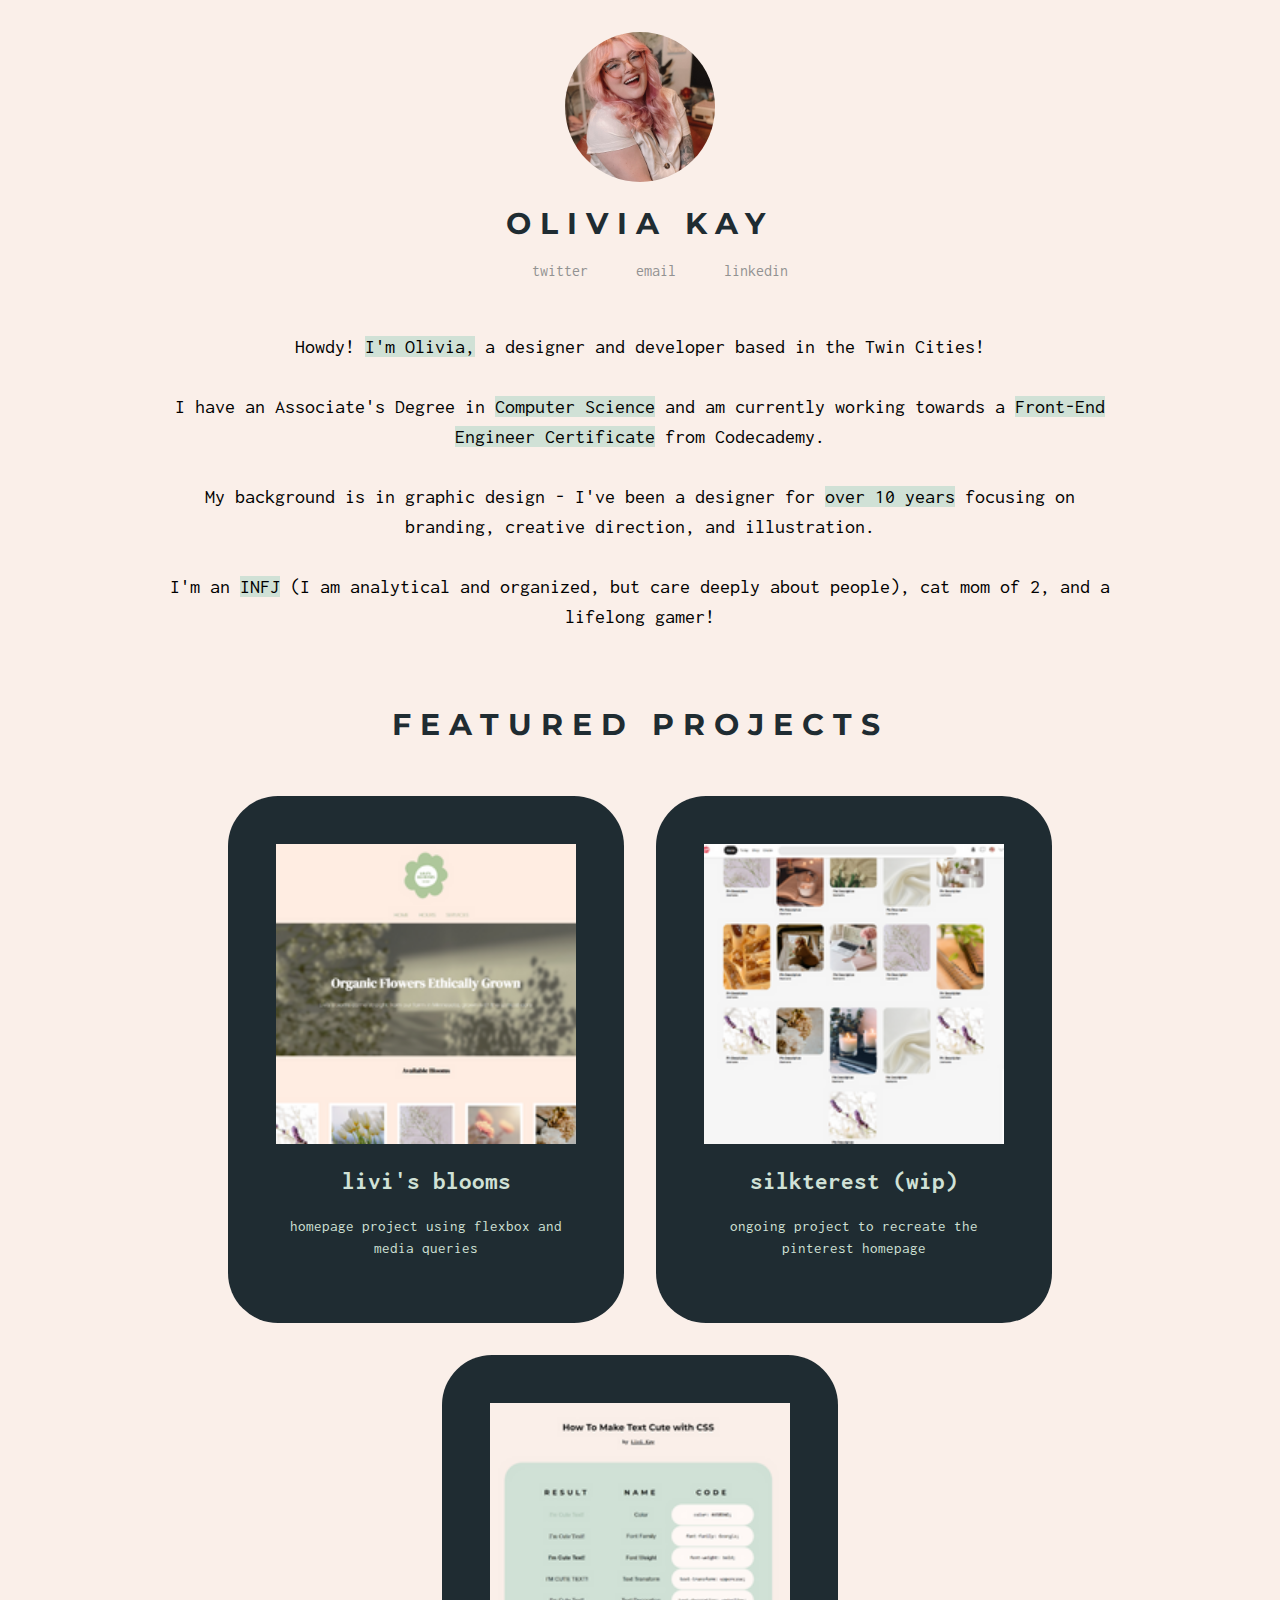
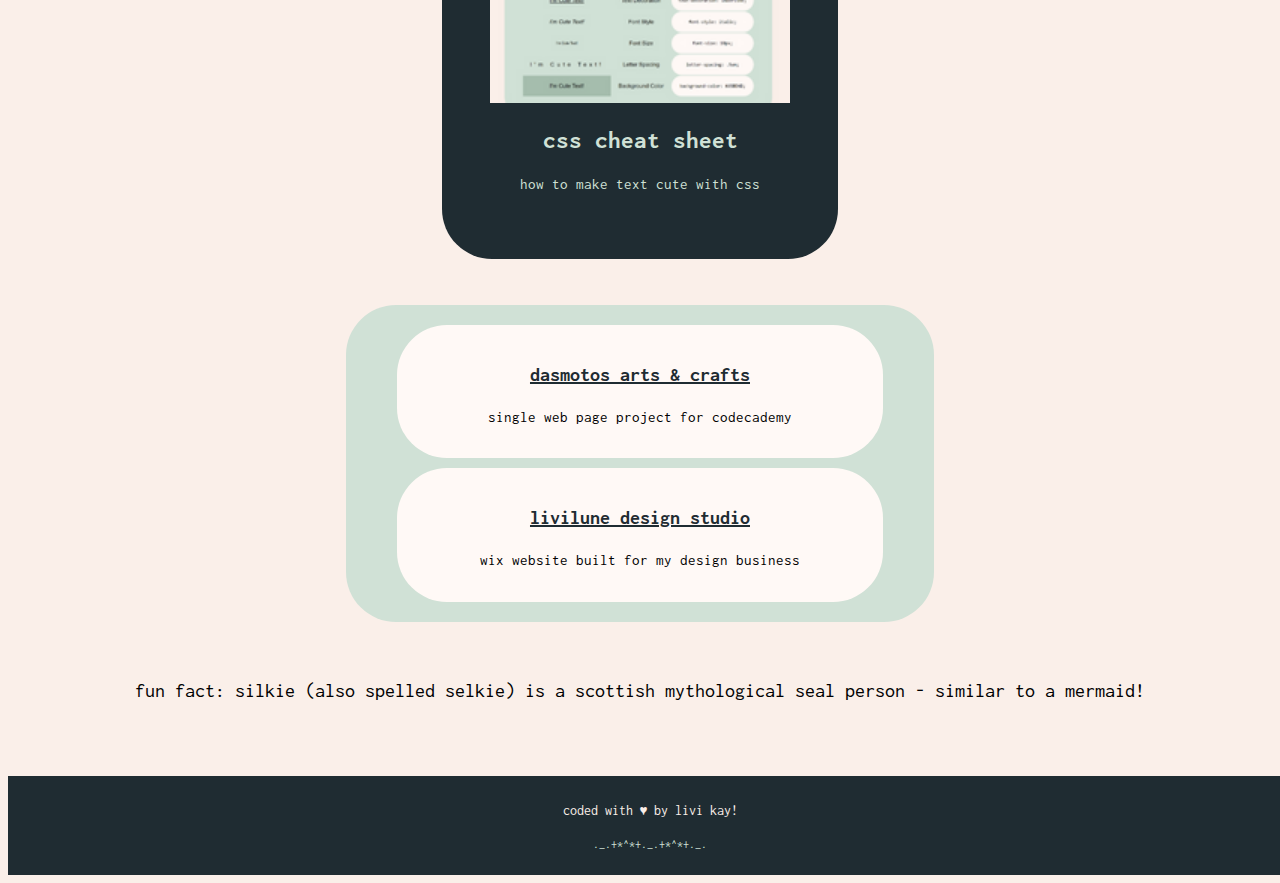
<file: index.html>
<!DOCTYPE html>
<html>
    <head>
        <title>Olivia Kay | Designer & Developer </title>
        <link href="./index.css" type="text/css" rel="stylesheet">
        <link rel="preconnect" href="https://fonts.googleapis.com">
        <link rel="preconnect" href="https://fonts.gstatic.com" crossorigin>
        <link href="https://fonts.googleapis.com/css2?family=Montserrat:wght@500;700&display=swap" rel="stylesheet">
        <link rel="preconnect" href="https://fonts.googleapis.com">
        <link rel="preconnect" href="https://fonts.gstatic.com" crossorigin>
        <link href="https://fonts.googleapis.com/css2?family=Inconsolata&display=swap" rel="stylesheet">
    </head>
    <body>
        <header>
            <img src="images/livi.jfif">
            <h1>Olivia Kay</h1>

            <!--Social Links-->

            <nav role="presentation">
                <ul>
                    <li><a href="https://twitter.com/silkieweb" target="_blank">twitter</a></li>
                    <li><a href="mailto: oliviakaydesign@gmail.com" target="_blank">email</a></li>
                    <li><a href="https://linkedin.com/in/oliviakaydesign" target="_blank">linkedin</a></li>
                </ul>
            </nav>

            <br>
        </header>

            <!--About Section-->

        <div class="aboutme">
            <p>Howdy! <span class="funtext">I'm Olivia,</span> a designer and developer based in the Twin Cities! 
               <br>
               <br>
               I have an Associate's Degree in <span class="funtext">Computer Science</span> and am currently working towards a <span class="funtext">Front-End Engineer Certificate</span> from Codecademy.
               <br>
               <br>
               My background is in graphic design - I've been a designer for <span class="funtext">over 10 years</span> focusing on branding, creative direction, and illustration.
               <br>
               <br>
               I'm an <span class="funtext">INFJ</span> (I am analytical and organized, but care deeply about people), cat mom of 2, and a lifelong gamer! 
            </p>
         </div>

        <!--Visual Projects-->
        <br>
        <br>
        <h1>Featured Projects</h1>
        <br>

        <div class="cuteprojects">

            <div class="project">
                <a href="https://silkieweb.github.io/livisblooms/" target="_blank">
                <img src="images/livisblooms.png">
                </a>
                <h2>livi's blooms</h2>
                <p>homepage project using flexbox and media queries</p>
            </div>

            <div class="project">
                <a href="https://silkieweb.github.io/silkterest/" target="_blank">
                <img src="images/silkterest.png">
                </a>
                <h2>silkterest (wip)</h2>
                <p>ongoing project to recreate the pinterest homepage</p>
            </div>

            <div class="project">
                <a href="https://silkieweb.github.io/cute-text-with-css" target="_blank">
                <img src="images/csscute.png">
                </a>
                <h2>css cheat sheet</h2>
                <p>how to make text cute with css</p>
            </div>


        </div>

        <!--Rest of Projects-->

        <div class="linklist">

            <div class="link">
                <h2><a href="https://silkieweb.github.io/dasmotos/" target="_blank">dasmotos arts & crafts</a></h2>
                <p>single web page project for codecademy</p>
            </div>

            <div class="link">
                <h2><a href="https://livilune.com" target="_blank">livilune design studio</a></h2>
                <p>wix website built for my design business</p>
            </div>


        </div>
        
        <br><br>
        <span id="funfact">
            <p>fun fact: silkie (also spelled selkie) is a scottish mythological seal person - similar to a mermaid!</p>
        </span>

    </body>
    <footer>
        <p>coded with &hearts; by livi kay!</p>
        <span id="sparkles"><p>._.+*^*+._.+*^*+._.</p></span>
    </footer>



</html>
</file>
<file: index.css>
/* References!

Light Green - #D0E1D6
Dark Green - #1F2C32
Cream - #FAEFE9

font-family: Inconsolata;
font-family: Montserrat, sans-serif;

*/

html {
    max-width: 100%;
}

* {
    font-family: Inconsolata;
    text-align: center;
}

.aboutme {
    max-width: 75%;
    margin: auto;
}

p {
    font-size: 20px;
    line-height: 1.5em;
}

.funtext {
    background-color: #D0E1D6;
}

body {
    background-color: #FAEFE9;
}

header {
    text-align: center;
    margin-top: 32px;
}

header img {
    width: 150px;
    border-radius: 100px;
}

h1 {
    font-family: Montserrat, sans-serif;
    text-transform: uppercase;
    font-size: 30px;
    letter-spacing: .3em;
    color: #1F2C32;
}

nav {
    max-width: 100%;
    margin: auto;
}

nav li{
    display: inline;
    padding: 20px;
}

nav a {
    color: #929292;
    text-decoration: none;
}

nav a:hover {
    color: #1F2C32;
}

/* Flex Box! */

.cuteprojects {
    display: flex;
    flex-wrap: wrap;
    justify-content: center;
    align-content: center;
}

.project {
    background-color: #1F2C32;
    padding: 3em;
    min-width: 300px;
    max-width: 300px;
    margin: 1em;
    border-radius: 50px;
}

.project img {
    min-width: 300px;
}

.project a:hover {
    opacity: 70%;
}

.project h2 {
    color: #D0E1D6;
    font-size: 25px;
}

.project p {
    color: #D0E1D6;
    font-size: 15px;
}

/* Link List! */

.linklist {
    background-color: #D0E1D6;
    border-radius: 50px;
    width: 45%;
    padding: 10px;
    margin: 30px auto auto auto;
}

.link {
    background-color: #FFF9F6;
    padding: 15px;
    width: 80%;
    margin: 10px auto 10px auto;
    border-radius: 50px;
    text-align: center;
}

.link p {
    font-size: 15px;
}

.link a {
    color: #1F2C32;
    font-size: 20px;
}

.link:hover {
    background-color: #A5BDAD;
}

#funfact {
    font-size: 12px;
}

footer {
    width: 100%;
    margin: auto;
    text-align: center;
    background-color: #1F2C32;
    color: #FAEFE9;
    padding: 10px;
    margin-top: 70px;
}

footer p {
    font-size: 14px;
}

#sparkles p {
    font-size: 12px;
    color: #D0E1D6;
}
</file>
